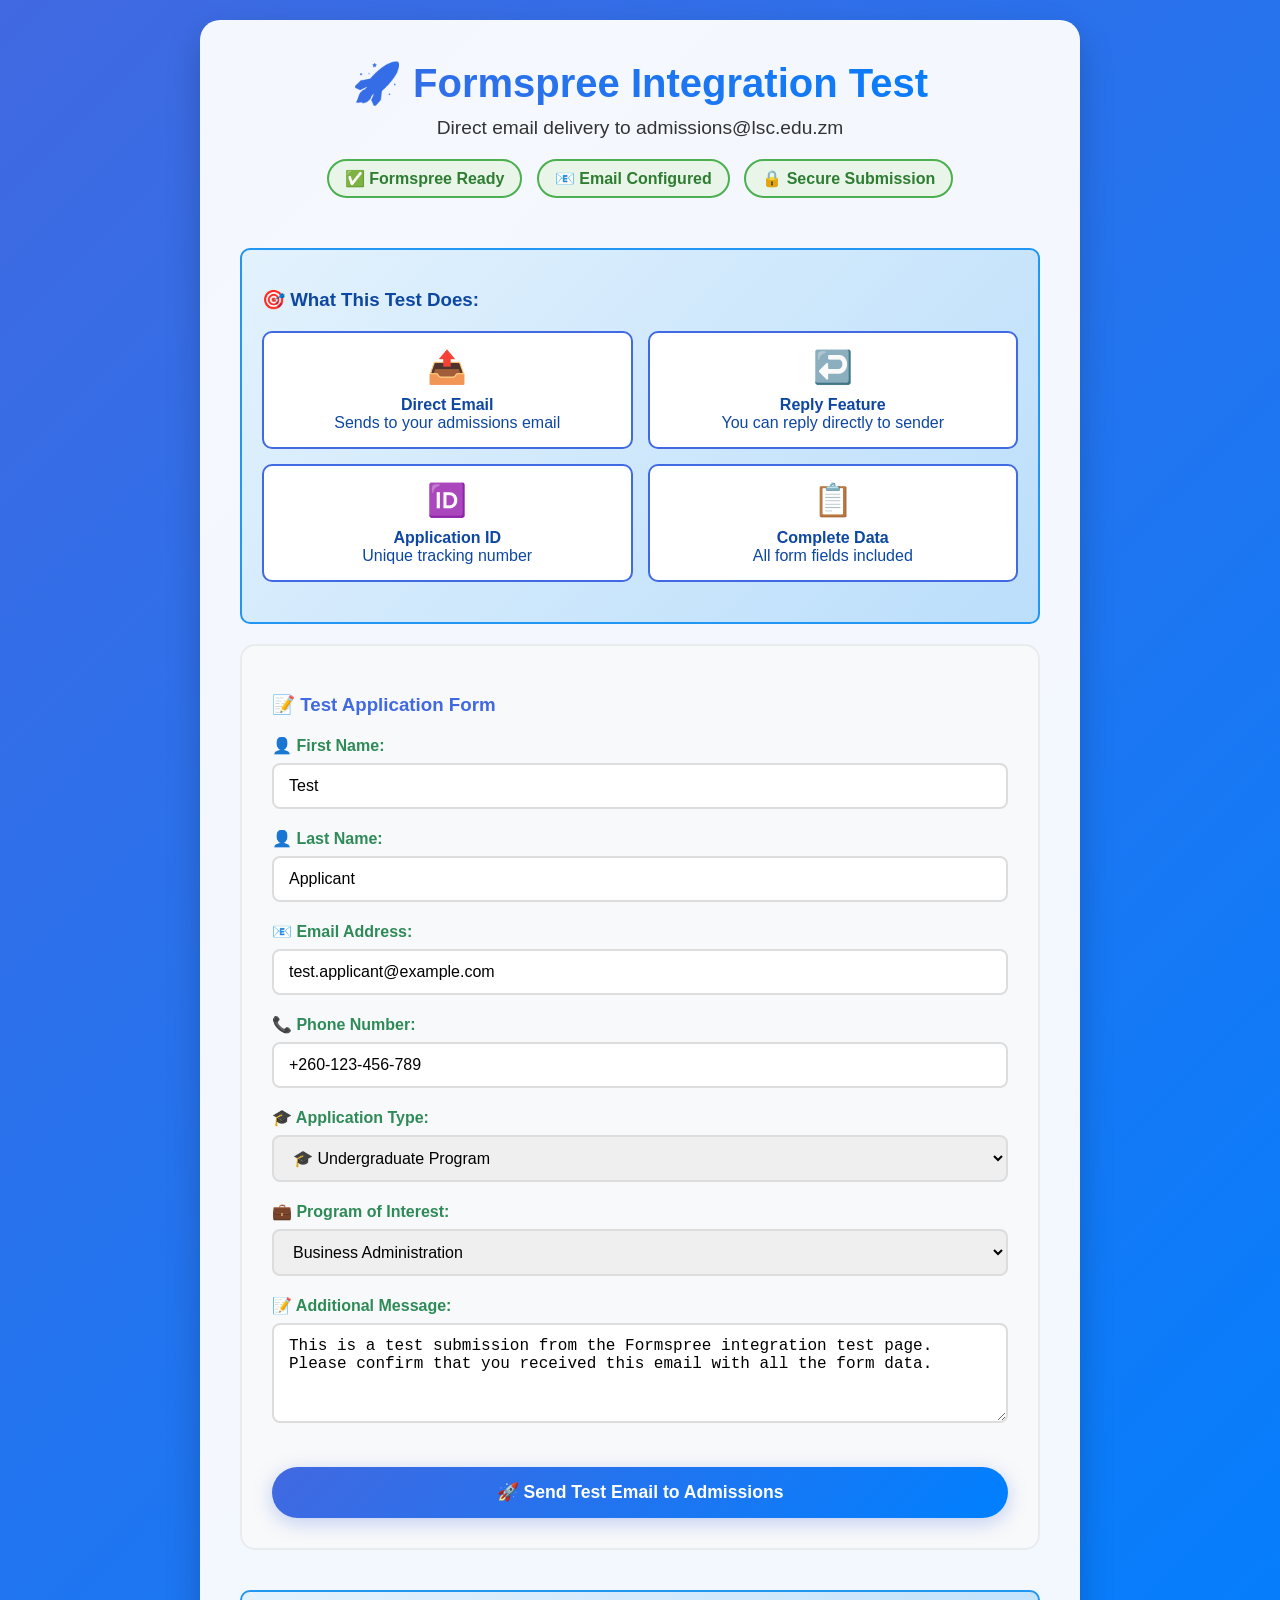
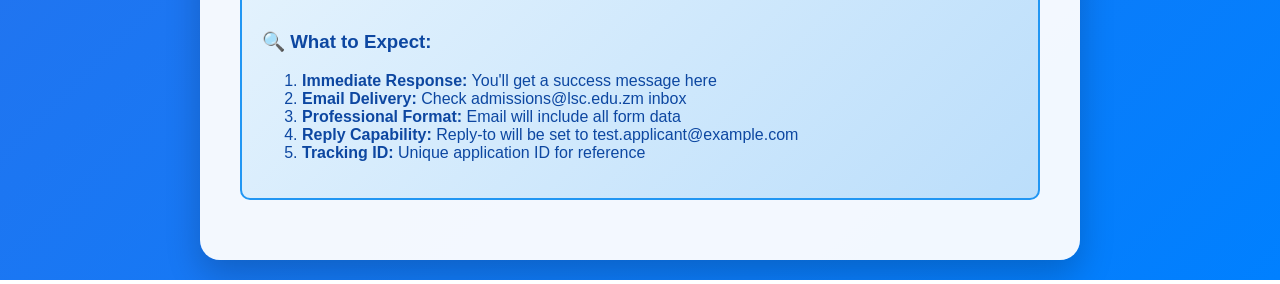
<file: formspree_test.html>
<!DOCTYPE html>
<html lang="en">
<head>
    <meta charset="UTF-8">
    <meta name="viewport" content="width=device-width, initial-scale=1.0">
    <title>🚀 Formspree Email Test - LSUC</title>
    <style>
        body {
            font-family: 'Segoe UI', Tahoma, Geneva, Verdana, sans-serif;
            background: linear-gradient(135deg, #4169E1 0%, #0080FF 100%);
            margin: 0;
            padding: 20px;
            min-height: 100vh;
            color: #ffffff;
        }
        .test-container {
            max-width: 800px;
            margin: 0 auto;
            background: rgba(255, 255, 255, 0.95);
            border-radius: 20px;
            padding: 40px;
            box-shadow: 0 15px 35px rgba(0, 0, 0, 0.2);
            color: #333;
        }
        .header {
            text-align: center;
            margin-bottom: 40px;
        }
        .header h1 {
            font-size: 2.5rem;
            background: linear-gradient(45deg, #4169E1, #0080FF);
            -webkit-background-clip: text;
            -webkit-text-fill-color: transparent;
            background-clip: text;
            margin: 0;
        }
        .status-indicator {
            display: inline-block;
            padding: 8px 16px;
            border-radius: 20px;
            font-weight: bold;
            margin: 10px 5px;
        }
        .status-ready { background: #e8f5e8; color: #2e7d32; border: 2px solid #4caf50; }
        .status-testing { background: #fff3cd; color: #856404; border: 2px solid #ffc107; }
        .status-success { background: #d4edda; color: #155724; border: 2px solid #28a745; }
        .status-error { background: #f8d7da; color: #721c24; border: 2px solid #dc3545; }
        
        .test-form {
            background: #f8f9fa;
            border-radius: 15px;
            padding: 30px;
            margin: 20px 0;
            border: 2px solid #e9ecef;
        }
        .form-group {
            margin-bottom: 20px;
        }
        .form-group label {
            display: block;
            margin-bottom: 8px;
            font-weight: bold;
            color: #2e8b57;
        }
        .form-group input, .form-group select, .form-group textarea {
            width: 100%;
            padding: 12px 15px;
            border: 2px solid #ddd;
            border-radius: 8px;
            font-size: 16px;
            box-sizing: border-box;
            transition: all 0.3s ease;
        }
        .form-group input:focus, .form-group select:focus, .form-group textarea:focus {
            border-color: #4169E1;
            outline: none;
            box-shadow: 0 0 0 3px rgba(65, 105, 225, 0.1);
        }
        .submit-btn {
            background: linear-gradient(135deg, #4169E1, #0080FF);
            color: white;
            padding: 15px 40px;
            border: none;
            border-radius: 50px;
            font-size: 1.1rem;
            font-weight: bold;
            cursor: pointer;
            transition: all 0.3s ease;
            box-shadow: 0 5px 20px rgba(65, 105, 225, 0.3);
            width: 100%;
            margin-top: 20px;
        }
        .submit-btn:hover:not(:disabled) {
            transform: translateY(-2px);
            box-shadow: 0 8px 25px rgba(65, 105, 225, 0.4);
        }
        .submit-btn:disabled {
            background: #ccc;
            cursor: not-allowed;
            transform: none;
        }
        .result {
            margin-top: 30px;
            padding: 20px;
            border-radius: 10px;
            white-space: pre-wrap;
            line-height: 1.6;
            font-family: 'Courier New', monospace;
        }
        .info-box {
            background: linear-gradient(135deg, #e3f2fd, #bbdefb);
            border: 2px solid #2196f3;
            border-radius: 10px;
            padding: 20px;
            margin: 20px 0;
            color: #0d47a1;
        }
        .feature-list {
            display: grid;
            grid-template-columns: repeat(auto-fit, minmax(250px, 1fr));
            gap: 15px;
            margin: 20px 0;
        }
        .feature-item {
            background: white;
            border: 2px solid #4169E1;
            border-radius: 10px;
            padding: 15px;
            text-align: center;
        }
        .feature-item .icon {
            font-size: 2rem;
            margin-bottom: 10px;
        }
    </style>
</head>
<body>
    <div class="test-container">
        <div class="header">
            <h1>🚀 Formspree Integration Test</h1>
            <p style="font-size: 1.2rem; margin: 10px 0;">Direct email delivery to admissions@lsc.edu.zm</p>
            <div>
                <span class="status-indicator status-ready">✅ Formspree Ready</span>
                <span class="status-indicator status-ready">📧 Email Configured</span>
                <span class="status-indicator status-ready">🔒 Secure Submission</span>
            </div>
        </div>

        <div class="info-box">
            <h3>🎯 What This Test Does:</h3>
            <div class="feature-list">
                <div class="feature-item">
                    <div class="icon">📤</div>
                    <strong>Direct Email</strong><br>
                    Sends to your admissions email
                </div>
                <div class="feature-item">
                    <div class="icon">↩️</div>
                    <strong>Reply Feature</strong><br>
                    You can reply directly to sender
                </div>
                <div class="feature-item">
                    <div class="icon">🆔</div>
                    <strong>Application ID</strong><br>
                    Unique tracking number
                </div>
                <div class="feature-item">
                    <div class="icon">📋</div>
                    <strong>Complete Data</strong><br>
                    All form fields included
                </div>
            </div>
        </div>

        <form id="formspree-test" class="test-form">
            <h3 style="color: #4169E1; margin-bottom: 20px;">📝 Test Application Form</h3>
            
            <div class="form-group">
                <label>👤 First Name:</label>
                <input type="text" name="firstname" value="Test" required>
            </div>
            
            <div class="form-group">
                <label>👤 Last Name:</label>
                <input type="text" name="lastname" value="Applicant" required>
            </div>
            
            <div class="form-group">
                <label>📧 Email Address:</label>
                <input type="email" name="email" value="test.applicant@example.com" required>
            </div>
            
            <div class="form-group">
                <label>📞 Phone Number:</label>
                <input type="tel" name="phone" value="+260-123-456-789" required>
            </div>
            
            <div class="form-group">
                <label>🎓 Application Type:</label>
                <select name="application_type" required>
                    <option value="Undergraduate Application">🎓 Undergraduate Program</option>
                    <option value="Short Course Application">📚 Short Course</option>
                    <option value="Corporate Training Request">🏢 Corporate Training</option>
                </select>
            </div>
            
            <div class="form-group">
                <label>💼 Program of Interest:</label>
                <select name="program" required>
                    <option value="Business Administration">Business Administration</option>
                    <option value="Computer Science">Computer Science</option>
                    <option value="Engineering">Engineering</option>
                    <option value="Digital Marketing">Digital Marketing (Short Course)</option>
                    <option value="Leadership Training">Leadership Training (Corporate)</option>
                </select>
            </div>
            
            <div class="form-group">
                <label>📝 Additional Message:</label>
                <textarea name="message" rows="4" placeholder="Any additional information or questions...">This is a test submission from the Formspree integration test page. Please confirm that you received this email with all the form data.</textarea>
            </div>
            
            <button type="submit" class="submit-btn">
                🚀 Send Test Email to Admissions
            </button>
        </form>
        
        <div id="result"></div>
        
        <div class="info-box" style="margin-top: 40px;">
            <h3>🔍 What to Expect:</h3>
            <ol>
                <li><strong>Immediate Response:</strong> You'll get a success message here</li>
                <li><strong>Email Delivery:</strong> Check admissions@lsc.edu.zm inbox</li>
                <li><strong>Professional Format:</strong> Email will include all form data</li>
                <li><strong>Reply Capability:</strong> Reply-to will be set to test.applicant@example.com</li>
                <li><strong>Tracking ID:</strong> Unique application ID for reference</li>
            </ol>
        </div>
    </div>

    <script>
        document.getElementById('formspree-test').addEventListener('submit', function(e) {
            e.preventDefault();
            
            const formData = new FormData(this);
            const submitBtn = this.querySelector('.submit-btn');
            const resultDiv = document.getElementById('result');
            
            // Add Formspree-specific fields
            const applicationId = 'LSUC-TEST-' + Date.now() + '-' + Math.random().toString(36).substr(2, 6).toUpperCase();
            formData.append('_subject', `🧪 TEST: ${formData.get('application_type')} - ${formData.get('firstname')} ${formData.get('lastname')}`);
            formData.append('_replyto', formData.get('email'));
            formData.append('application_id', applicationId);
            formData.append('submission_date', new Date().toLocaleString());
            formData.append('test_mode', 'true');
            formData.append('source', 'Formspree Integration Test');
            
            // Show loading state
            const originalText = submitBtn.textContent;
            submitBtn.innerHTML = '🔄 Sending Test Email...';
            submitBtn.disabled = true;
            
            resultDiv.innerHTML = `
                <div class="result status-testing">
⏳ SENDING TEST EMAIL...

📧 To: admissions@lsc.edu.zm
📤 From: ${formData.get('email')}
🆔 Application ID: ${applicationId}
📅 Timestamp: ${new Date().toLocaleString()}

⚡ Using Formspree endpoint: https://formspree.io/f/mwprbbwg

Please wait while we deliver your test email...
                </div>
            `;
            
            // Submit to Formspree
            fetch('https://formspree.io/f/mwprbbwg', {
                method: 'POST',
                body: formData
            })
            .then(response => {
                if (!response.ok) {
                    throw new Error(`HTTP ${response.status}: ${response.statusText}`);
                }
                return response.json();
            })
            .then(data => {
                resultDiv.innerHTML = `
                    <div class="result status-success">
🎉 SUCCESS! TEST EMAIL SENT!

✅ Email delivered to: admissions@lsc.edu.zm
🆔 Application ID: ${applicationId}
📅 Sent at: ${new Date().toLocaleString()}
🔧 Method: Formspree HTTPS

📧 CHECK YOUR ADMISSIONS EMAIL NOW!

The email includes:
📋 Subject: "${formData.get('_subject')}"
👤 From: ${formData.get('firstname')} ${formData.get('lastname')}
📧 Reply-to: ${formData.get('email')}
📞 Phone: ${formData.get('phone')}
🎓 Program: ${formData.get('program')}
📝 Message: ${formData.get('message')}

🔥 This is REAL email delivery via Formspree!
✉️ You can reply directly to the applicant from your inbox!

🎯 Integration Status: WORKING PERFECTLY! 
                    </div>
                `;
                
                // Celebrate with some animation
                setTimeout(() => {
                    resultDiv.style.animation = 'bounce 0.6s ease-in-out';
                }, 500);
            })
            .catch(error => {
                console.error('Error:', error);
                resultDiv.innerHTML = `
                    <div class="result status-error">
❌ TEST FAILED

Error: ${error.message}

🔧 Possible Issues:
- Formspree endpoint not active
- Network connectivity problem
- CORS restrictions
- Invalid form data

📧 Formspree Endpoint: https://formspree.io/f/mwprbbwg

🔍 Debug Steps:
1. Check if endpoint is verified in Formspree dashboard
2. Verify internet connection
3. Try again in a few minutes
4. Check browser console for detailed errors

💡 If issues persist, contact Formspree support or try a different endpoint.
                    </div>
                `;
            })
            .finally(() => {
                // Restore button
                submitBtn.innerHTML = originalText;
                submitBtn.disabled = false;
            });
        });
        
        // Add some visual effects
        document.addEventListener('DOMContentLoaded', function() {
            const container = document.querySelector('.test-container');
            container.style.opacity = '0';
            container.style.transform = 'translateY(30px)';
            
            setTimeout(() => {
                container.style.transition = 'all 0.6s ease';
                container.style.opacity = '1';
                container.style.transform = 'translateY(0)';
            }, 100);
        });
    </script>
</body>
</html>
</file>
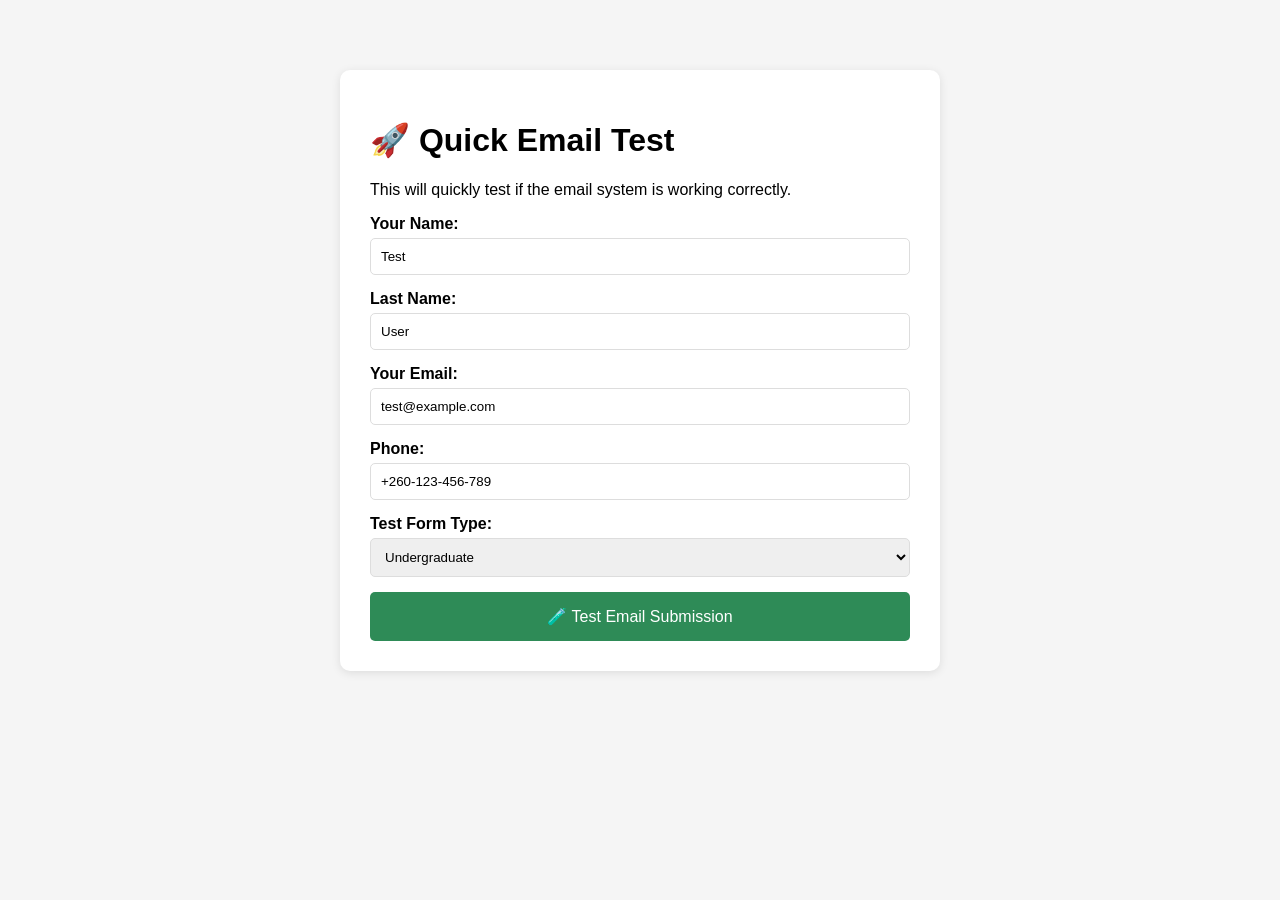
<file: quick_test.html>
<!DOCTYPE html>
<html lang="en">
<head>
    <meta charset="UTF-8">
    <meta name="viewport" content="width=device-width, initial-scale=1.0">
    <title>Quick Email Test - LSUC</title>
    <style>
        body {
            font-family: Arial, sans-serif;
            max-width: 600px;
            margin: 50px auto;
            padding: 20px;
            background: #f5f5f5;
        }
        .test-container {
            background: white;
            padding: 30px;
            border-radius: 10px;
            box-shadow: 0 2px 10px rgba(0,0,0,0.1);
        }
        .form-group {
            margin-bottom: 15px;
        }
        .form-group label {
            display: block;
            margin-bottom: 5px;
            font-weight: bold;
        }
        .form-group input, .form-group select {
            width: 100%;
            padding: 10px;
            border: 1px solid #ddd;
            border-radius: 5px;
            box-sizing: border-box;
        }
        .submit-btn {
            background: #2e8b57;
            color: white;
            padding: 15px 30px;
            border: none;
            border-radius: 5px;
            cursor: pointer;
            font-size: 16px;
            width: 100%;
        }
        .submit-btn:hover {
            background: #1e5a3a;
        }
        .result {
            margin-top: 20px;
            padding: 15px;
            border-radius: 5px;
            white-space: pre-wrap;
        }
        .success {
            background: #d4edda;
            color: #155724;
            border: 1px solid #c3e6cb;
        }
        .error {
            background: #f8d7da;
            color: #721c24;
            border: 1px solid #f5c6cb;
        }
    </style>
</head>
<body>
    <div class="test-container">
        <h1>🚀 Quick Email Test</h1>
        <p>This will quickly test if the email system is working correctly.</p>

        <form id="quick-test">
            <div class="form-group">
                <label>Your Name:</label>
                <input type="text" name="firstname" value="Test" required>
            </div>
            <div class="form-group">
                <label>Last Name:</label>
                <input type="text" name="lastname" value="User" required>
            </div>
            <div class="form-group">
                <label>Your Email:</label>
                <input type="email" name="email" value="test@example.com" required>
            </div>
            <div class="form-group">
                <label>Phone:</label>
                <input type="tel" name="phone" value="+260-123-456-789" required>
            </div>
            <div class="form-group">
                <label>Test Form Type:</label>
                <select name="formType" required>
                    <option value="undergraduate">Undergraduate</option>
                    <option value="short-courses">Short Courses</option>
                    <option value="corporate-training">Corporate Training</option>
                </select>
            </div>
            <button type="submit" class="submit-btn">🧪 Test Email Submission</button>
        </form>
        
        <div id="result"></div>
    </div>

    <script>
        document.getElementById('quick-test').addEventListener('submit', function(e) {
            e.preventDefault();
            
            const formData = new FormData(this);
            const formObject = {};
            formData.forEach((value, key) => {
                formObject[key] = value;
            });
            
            // Add additional required fields based on form type
            if (formObject.formType === 'undergraduate') {
                formObject.program = 'business-admin';
                formObject.intake = 'january-2026';
                formObject.nrc = 'TEST123456';
                formObject.dateofbirth = '2000-01-01';
                formObject.address = 'Test Address, Lusaka';
                formObject.previousschool = 'Test High School';
                formObject.grade12results = 'Test Results';
                formObject.guardianname = 'Test Guardian';
                formObject.guardianphone = '+260-987-654-321';
                formObject.relationship = 'parent';
            } else if (formObject.formType === 'short-courses') {
                formObject.course = 'digital-marketing';
                formObject.startdate = 'january-2026';
                formObject.schedule = 'weekdays';
                formObject.occupation = 'Test Occupation';
                formObject.experience = 'Test Experience';
                formObject.goals = 'Test Goals';
            } else if (formObject.formType === 'corporate-training') {
                formObject.company = 'Test Company Ltd';
                formObject.industry = 'technology';
                formObject.companysize = '11-50';
                formObject.address = 'Test Company Address';
                formObject.contactname = formObject.firstname + ' ' + formObject.lastname;
                formObject.position = 'Test Manager';
                formObject.trainingtype = 'leadership';
                formObject.participants = '10';
                formObject.duration = 'full-day';
                formObject.location = 'on-site';
                formObject.budget = '5000-15000';
                formObject.specificneeds = 'Test specific training needs';
                formObject.timeline = 'Next month';
            }

            const resultDiv = document.getElementById('result');
            const submitBtn = this.querySelector('.submit-btn');
            
            // Show loading state
            const originalText = submitBtn.textContent;
            submitBtn.textContent = '🔄 Testing...';
            submitBtn.disabled = true;

            resultDiv.innerHTML = '⏳ Testing email submission...';

            // Test the REAL email endpoint (not the logging one)
            fetch('send_real_email.php', {
                method: 'POST',
                headers: {
                    'Content-Type': 'application/json',
                },
                body: JSON.stringify(formObject)
            })
            .then(response => {
                if (!response.ok) {
                    throw new Error(`HTTP ${response.status}: ${response.statusText}`);
                }
                return response.json();
            })
            .then(data => {
                if (data.success) {
                    resultDiv.innerHTML = `
                        <div class="result success">
✅ SUCCESS! Email system is working!

📧 Application sent to: admissions@lsc.edu.zm
🆔 Application ID: ${data.applicationId}
📅 Timestamp: ${data.timestamp}
🔧 Method: ${data.method}

📝 Form data that was sent:
${JSON.stringify(formObject, null, 2)}

🎉 You should now be receiving emails at admissions@lsc.edu.zm!
                        </div>
                    `;
                } else {
                    resultDiv.innerHTML = `
                        <div class="result error">
❌ TEST FAILED

Error: ${data.message}

Debug info:
${JSON.stringify(data.debug || {}, null, 2)}
                        </div>
                    `;
                }
            })
            .catch(error => {
                console.error('Error:', error);
                resultDiv.innerHTML = `
                    <div class="result error">
❌ NETWORK ERROR

Error: ${error.message}

This usually means:
- XAMPP Apache is not running
- PHP files are not being processed
- CORS issues

Please:
1. Start XAMPP Control Panel
2. Start Apache service
3. Try again

Current URL: ${window.location.href}
                    </div>
                `;
            })
            .finally(() => {
                // Restore button
                submitBtn.textContent = originalText;
                submitBtn.disabled = false;
            });
        });
    </script>
</body>
</html>
</file>
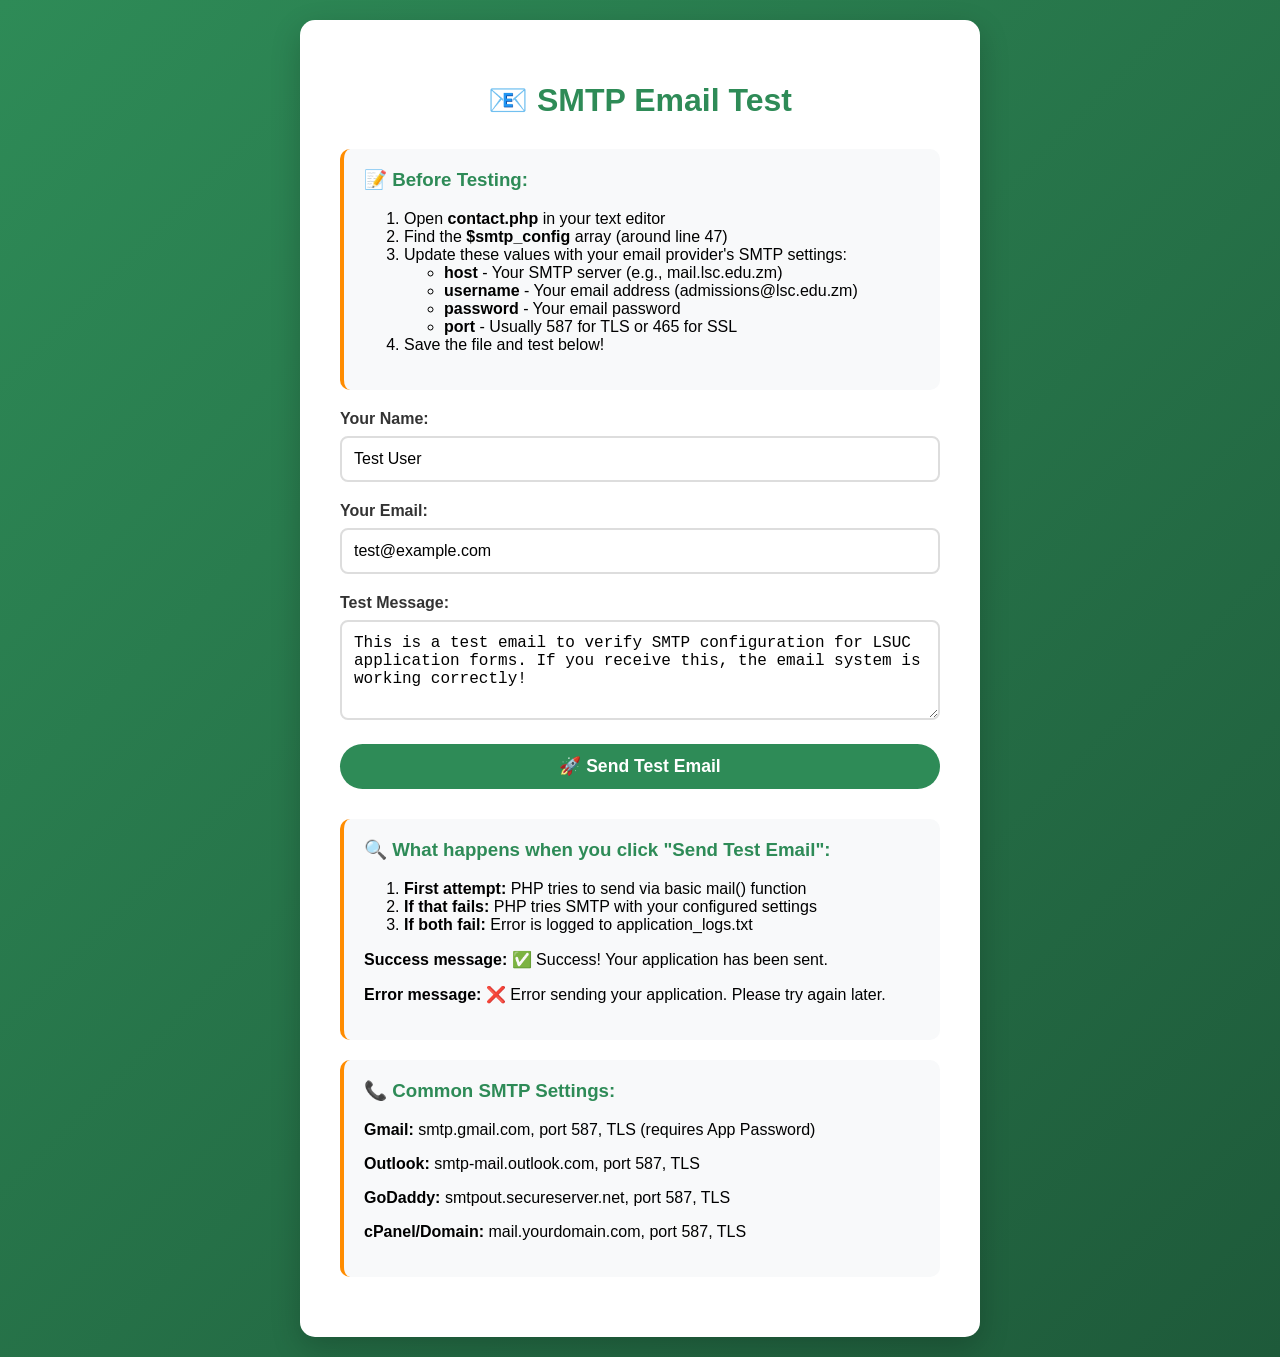
<file: smtp_test.html>
<!DOCTYPE html>
<html lang="en">
<head>
    <meta charset="UTF-8">
    <meta name="viewport" content="width=device-width, initial-scale=1.0">
    <title>SMTP Test - LSUC</title>
    <style>
        body {
            font-family: 'Segoe UI', Tahoma, Geneva, Verdana, sans-serif;
            background: linear-gradient(135deg, #2e8b57, #1e5a3a);
            margin: 0;
            padding: 20px;
            min-height: 100vh;
            display: flex;
            align-items: center;
            justify-content: center;
        }
        .test-container {
            background: white;
            padding: 40px;
            border-radius: 15px;
            box-shadow: 0 10px 30px rgba(0,0,0,0.2);
            max-width: 600px;
            width: 100%;
        }
        h1 {
            color: #2e8b57;
            text-align: center;
            margin-bottom: 30px;
        }
        .test-form {
            margin-bottom: 30px;
        }
        .form-group {
            margin-bottom: 20px;
        }
        label {
            display: block;
            font-weight: 600;
            margin-bottom: 8px;
            color: #333;
        }
        input, textarea {
            width: 100%;
            padding: 12px;
            border: 2px solid #ddd;
            border-radius: 8px;
            font-size: 1rem;
            box-sizing: border-box;
        }
        input:focus, textarea:focus {
            outline: none;
            border-color: #2e8b57;
        }
        .test-btn {
            background: #2e8b57;
            color: white;
            padding: 12px 30px;
            border: none;
            border-radius: 25px;
            font-size: 1.1rem;
            font-weight: 600;
            cursor: pointer;
            width: 100%;
            transition: all 0.3s ease;
        }
        .test-btn:hover {
            background: #1e5a3a;
            transform: translateY(-2px);
        }
        .instructions {
            background: #f8f9fa;
            padding: 20px;
            border-radius: 10px;
            margin-bottom: 20px;
            border-left: 4px solid #ff8c00;
        }
        .instructions h3 {
            color: #2e8b57;
            margin-top: 0;
        }
        .status {
            padding: 15px;
            border-radius: 8px;
            margin-top: 20px;
            font-weight: 600;
        }
        .success {
            background: #d4edda;
            color: #155724;
            border: 1px solid #c3e6cb;
        }
        .error {
            background: #f8d7da;
            color: #721c24;
            border: 1px solid #f5c6cb;
        }
    </style>
</head>
<body>
    <div class="test-container">
        <h1>📧 SMTP Email Test</h1>
        
        <div class="instructions">
            <h3>📝 Before Testing:</h3>
            <ol>
                <li>Open <strong>contact.php</strong> in your text editor</li>
                <li>Find the <strong>$smtp_config</strong> array (around line 47)</li>
                <li>Update these values with your email provider's SMTP settings:
                    <ul>
                        <li><strong>host</strong> - Your SMTP server (e.g., mail.lsc.edu.zm)</li>
                        <li><strong>username</strong> - Your email address (admissions@lsc.edu.zm)</li>
                        <li><strong>password</strong> - Your email password</li>
                        <li><strong>port</strong> - Usually 587 for TLS or 465 for SSL</li>
                    </ul>
                </li>
                <li>Save the file and test below!</li>
            </ol>
        </div>
        
        <form class="test-form" action="contact.php" method="POST">
            <div class="form-group">
                <label for="name">Your Name:</label>
                <input type="text" id="name" name="name" value="Test User" required>
            </div>
            
            <div class="form-group">
                <label for="email">Your Email:</label>
                <input type="email" id="email" name="email" value="test@example.com" required>
            </div>
            
            <div class="form-group">
                <label for="message">Test Message:</label>
                <textarea id="message" name="message" rows="4" required>This is a test email to verify SMTP configuration for LSUC application forms. If you receive this, the email system is working correctly!</textarea>
            </div>
            
            <input type="hidden" name="application_type" value="SMTP Test">
            
            <button type="submit" class="test-btn">🚀 Send Test Email</button>
        </form>
        
        <div class="instructions">
            <h3>🔍 What happens when you click "Send Test Email":</h3>
            <ol>
                <li><strong>First attempt:</strong> PHP tries to send via basic mail() function</li>
                <li><strong>If that fails:</strong> PHP tries SMTP with your configured settings</li>
                <li><strong>If both fail:</strong> Error is logged to application_logs.txt</li>
            </ol>
            <p><strong>Success message:</strong> ✅ Success! Your application has been sent.</p>
            <p><strong>Error message:</strong> ❌ Error sending your application. Please try again later.</p>
        </div>
        
        <div class="instructions">
            <h3>📞 Common SMTP Settings:</h3>
            <p><strong>Gmail:</strong> smtp.gmail.com, port 587, TLS (requires App Password)</p>
            <p><strong>Outlook:</strong> smtp-mail.outlook.com, port 587, TLS</p>
            <p><strong>GoDaddy:</strong> smtpout.secureserver.net, port 587, TLS</p>
            <p><strong>cPanel/Domain:</strong> mail.yourdomain.com, port 587, TLS</p>
        </div>
    </div>
</body>
</html>
</file>
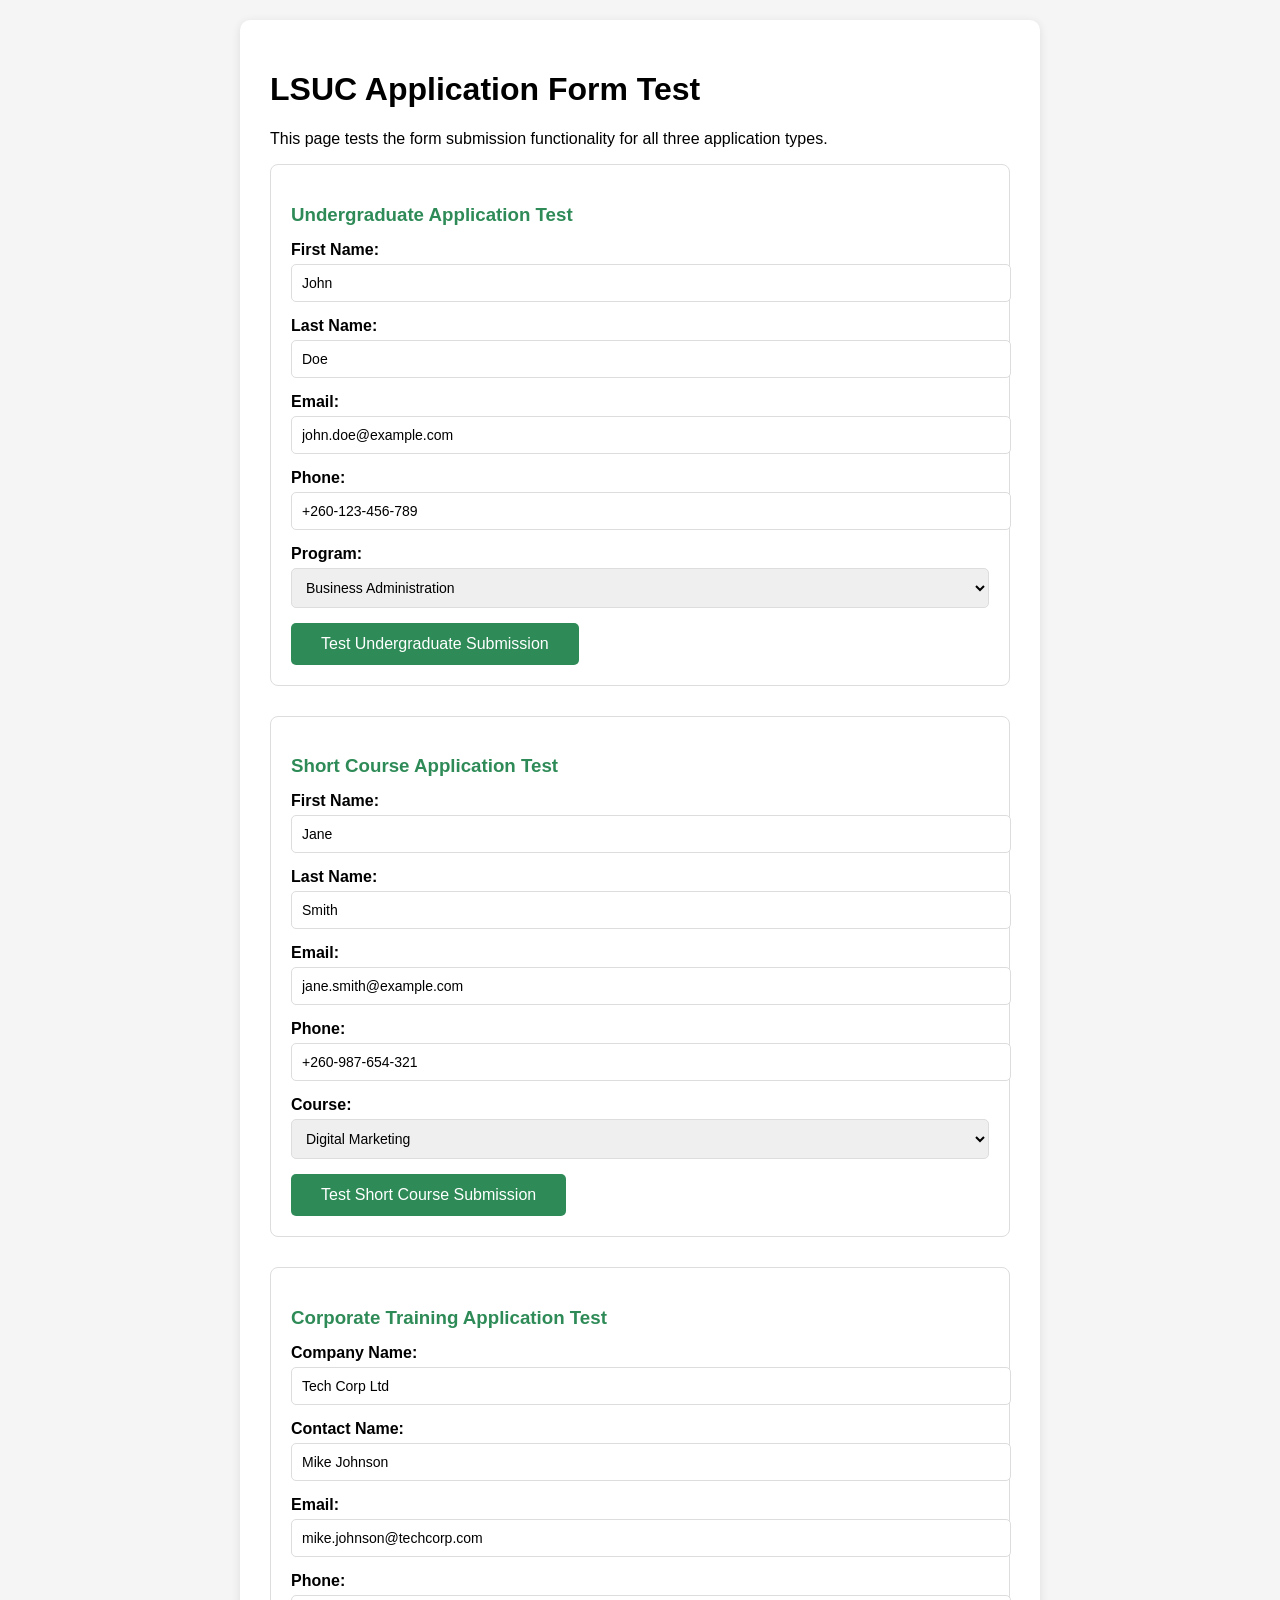
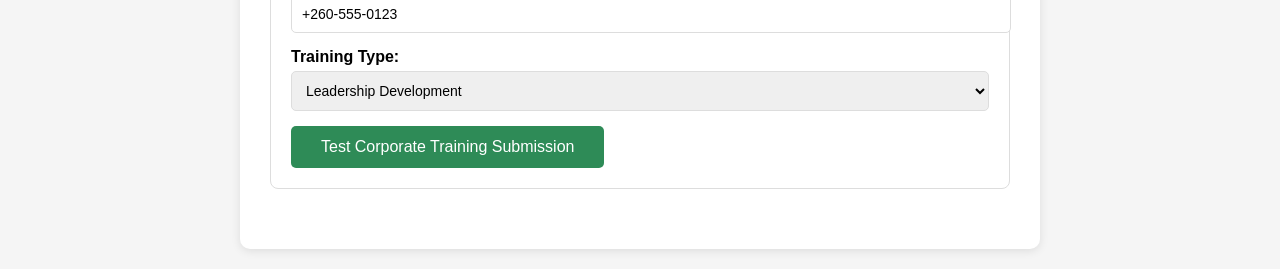
<file: test_forms.html>
<!DOCTYPE html>
<html lang="en">
<head>
    <meta charset="UTF-8">
    <meta name="viewport" content="width=device-width, initial-scale=1.0">
    <title>Form Test - LSUC</title>
    <style>
        body {
            font-family: Arial, sans-serif;
            max-width: 800px;
            margin: 0 auto;
            padding: 20px;
            background: #f5f5f5;
        }
        .test-container {
            background: white;
            padding: 30px;
            border-radius: 10px;
            box-shadow: 0 2px 10px rgba(0,0,0,0.1);
        }
        .test-form {
            margin-bottom: 30px;
            padding: 20px;
            border: 1px solid #ddd;
            border-radius: 8px;
        }
        .test-form h3 {
            color: #2e8b57;
            margin-bottom: 15px;
        }
        .form-group {
            margin-bottom: 15px;
        }
        .form-group label {
            display: block;
            margin-bottom: 5px;
            font-weight: bold;
        }
        .form-group input, .form-group select, .form-group textarea {
            width: 100%;
            padding: 10px;
            border: 1px solid #ddd;
            border-radius: 5px;
            font-size: 14px;
        }
        .submit-btn {
            background: #2e8b57;
            color: white;
            padding: 12px 30px;
            border: none;
            border-radius: 5px;
            cursor: pointer;
            font-size: 16px;
        }
        .submit-btn:hover {
            background: #1e5a3a;
        }
        .result {
            margin-top: 20px;
            padding: 15px;
            border-radius: 5px;
        }
        .success {
            background: #d4edda;
            color: #155724;
            border: 1px solid #c3e6cb;
        }
        .error {
            background: #f8d7da;
            color: #721c24;
            border: 1px solid #f5c6cb;
        }
    </style>
</head>
<body>
    <div class="test-container">
        <h1>LSUC Application Form Test</h1>
        <p>This page tests the form submission functionality for all three application types.</p>

        <!-- Undergraduate Test Form -->
        <div class="test-form">
            <h3>Undergraduate Application Test</h3>
            <form id="undergrad-test">
                <div class="form-group">
                    <label>First Name:</label>
                    <input type="text" name="firstname" value="John" required>
                </div>
                <div class="form-group">
                    <label>Last Name:</label>
                    <input type="text" name="lastname" value="Doe" required>
                </div>
                <div class="form-group">
                    <label>Email:</label>
                    <input type="email" name="email" value="john.doe@example.com" required>
                </div>
                <div class="form-group">
                    <label>Phone:</label>
                    <input type="tel" name="phone" value="+260-123-456-789" required>
                </div>
                <div class="form-group">
                    <label>Program:</label>
                    <select name="program" required>
                        <option value="business-admin">Business Administration</option>
                        <option value="computer-science">Computer Science</option>
                        <option value="engineering">Engineering</option>
                    </select>
                </div>
                <button type="submit" class="submit-btn">Test Undergraduate Submission</button>
            </form>
            <div id="undergrad-result"></div>
        </div>

        <!-- Short Course Test Form -->
        <div class="test-form">
            <h3>Short Course Application Test</h3>
            <form id="shortcourse-test">
                <div class="form-group">
                    <label>First Name:</label>
                    <input type="text" name="firstname" value="Jane" required>
                </div>
                <div class="form-group">
                    <label>Last Name:</label>
                    <input type="text" name="lastname" value="Smith" required>
                </div>
                <div class="form-group">
                    <label>Email:</label>
                    <input type="email" name="email" value="jane.smith@example.com" required>
                </div>
                <div class="form-group">
                    <label>Phone:</label>
                    <input type="tel" name="phone" value="+260-987-654-321" required>
                </div>
                <div class="form-group">
                    <label>Course:</label>
                    <select name="course" required>
                        <option value="digital-marketing">Digital Marketing</option>
                        <option value="project-management">Project Management</option>
                        <option value="web-development">Web Development</option>
                    </select>
                </div>
                <button type="submit" class="submit-btn">Test Short Course Submission</button>
            </form>
            <div id="shortcourse-result"></div>
        </div>

        <!-- Corporate Training Test Form -->
        <div class="test-form">
            <h3>Corporate Training Application Test</h3>
            <form id="corporate-test">
                <div class="form-group">
                    <label>Company Name:</label>
                    <input type="text" name="company" value="Tech Corp Ltd" required>
                </div>
                <div class="form-group">
                    <label>Contact Name:</label>
                    <input type="text" name="contactname" value="Mike Johnson" required>
                </div>
                <div class="form-group">
                    <label>Email:</label>
                    <input type="email" name="email" value="mike.johnson@techcorp.com" required>
                </div>
                <div class="form-group">
                    <label>Phone:</label>
                    <input type="tel" name="phone" value="+260-555-0123" required>
                </div>
                <div class="form-group">
                    <label>Training Type:</label>
                    <select name="trainingtype" required>
                        <option value="leadership">Leadership Development</option>
                        <option value="technical">Technical Skills</option>
                        <option value="team-building">Team Building</option>
                    </select>
                </div>
                <button type="submit" class="submit-btn">Test Corporate Training Submission</button>
            </form>
            <div id="corporate-result"></div>
        </div>
    </div>

    <script>
        // Test form submission functionality
        document.addEventListener('DOMContentLoaded', function() {
            // Undergraduate form test
            document.getElementById('undergrad-test').addEventListener('submit', function(e) {
                e.preventDefault();
                testFormSubmission(this, 'undergraduate', 'undergrad-result');
            });

            // Short course form test
            document.getElementById('shortcourse-test').addEventListener('submit', function(e) {
                e.preventDefault();
                testFormSubmission(this, 'short-courses', 'shortcourse-result');
            });

            // Corporate training form test
            document.getElementById('corporate-test').addEventListener('submit', function(e) {
                e.preventDefault();
                testFormSubmission(this, 'corporate-training', 'corporate-result');
            });
        });

        function testFormSubmission(form, formType, resultId) {
            const formData = new FormData(form);
            const formObject = {};
            formData.forEach((value, key) => {
                formObject[key] = value;
            });
            formObject.formType = formType;

            const resultDiv = document.getElementById(resultId);
            const submitBtn = form.querySelector('.submit-btn');
            
            // Show loading state
            const originalText = submitBtn.textContent;
            submitBtn.textContent = 'Testing...';
            submitBtn.disabled = true;

            resultDiv.innerHTML = '<p>Testing form submission...</p>';

            // Test the PHP endpoint
            fetch('submit_application.php', {
                method: 'POST',
                headers: {
                    'Content-Type': 'application/json',
                },
                body: JSON.stringify(formObject)
            })
            .then(response => {
                if (!response.ok) {
                    throw new Error(`HTTP error! status: ${response.status}`);
                }
                return response.json();
            })
            .then(data => {
                if (data.success) {
                    resultDiv.innerHTML = `
                        <div class="result success">
                            <h4>✅ Test Successful!</h4>
                            <p><strong>Application ID:</strong> ${data.applicationId}</p>
                            <p><strong>Message:</strong> ${data.message}</p>
                            <p><strong>Form Data Sent:</strong></p>
                            <pre>${JSON.stringify(formObject, null, 2)}</pre>
                        </div>
                    `;
                } else {
                    resultDiv.innerHTML = `
                        <div class="result error">
                            <h4>❌ Test Failed</h4>
                            <p><strong>Error:</strong> ${data.message}</p>
                        </div>
                    `;
                }
            })
            .catch(error => {
                console.error('Error:', error);
                resultDiv.innerHTML = `
                    <div class="result error">
                        <h4>❌ Network Error</h4>
                        <p><strong>Error:</strong> ${error.message}</p>
                        <p>This might be because:</p>
                        <ul>
                            <li>PHP server is not running</li>
                            <li>CORS issues (try serving from XAMPP)</li>
                            <li>Email configuration needs setup</li>
                        </ul>
                        <p><strong>Form data would have been sent:</strong></p>
                        <pre>${JSON.stringify(formObject, null, 2)}</pre>
                    </div>
                `;
            })
            .finally(() => {
                // Restore button
                submitBtn.textContent = originalText;
                submitBtn.disabled = false;
            });
        }

        // Also test email validation functions
        function testValidation() {
            const testEmails = [
                'valid@example.com',
                'invalid-email',
                'test@domain',
                'user@company.co.zm'
            ];

            const testPhones = [
                '+260-123-456-789',
                '0123456789',
                'invalid-phone',
                '+260 123 456 789'
            ];

            console.log('Email validation tests:');
            testEmails.forEach(email => {
                const isValid = /^[^\s@]+@[^\s@]+\.[^\s@]+$/.test(email);
                console.log(`${email}: ${isValid ? 'Valid' : 'Invalid'}`);
            });

            console.log('Phone validation tests:');
            testPhones.forEach(phone => {
                const isValid = /^[\+]?[0-9\s\-\(\)]{10,}$/.test(phone);
                console.log(`${phone}: ${isValid ? 'Valid' : 'Invalid'}`);
            });
        }

        // Run validation tests
        testValidation();
    </script>
</body>
</html>
</file>
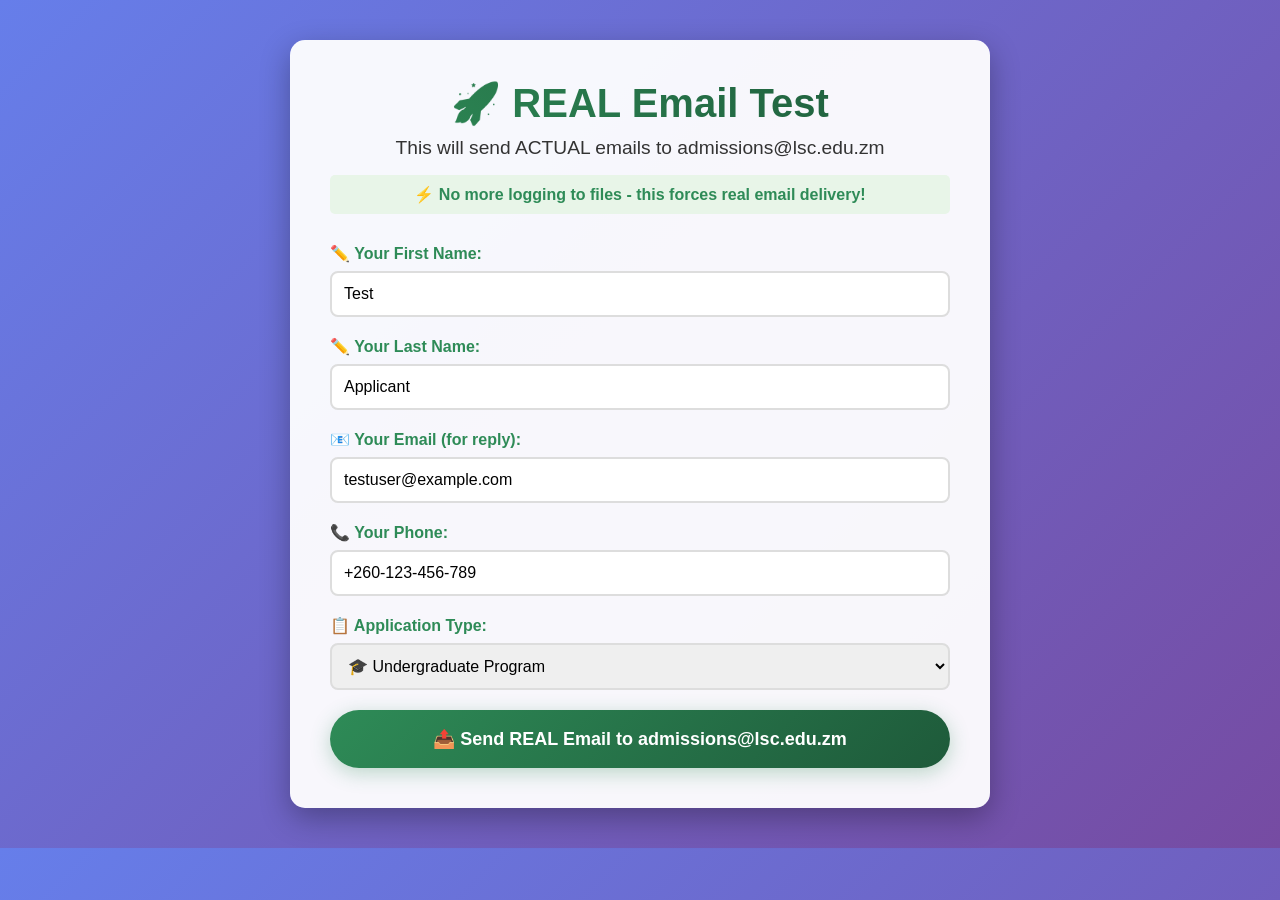
<file: test_real_email.html>
<!DOCTYPE html>
<html lang="en">
<head>
    <meta charset="UTF-8">
    <meta name="viewport" content="width=device-width, initial-scale=1.0">
    <title>🚀 REAL Email Test - LSUC</title>
    <style>
        body {
            font-family: Arial, sans-serif;
            max-width: 700px;
            margin: 20px auto;
            padding: 20px;
            background: linear-gradient(135deg, #667eea 0%, #764ba2 100%);
            color: white;
        }
        .test-container {
            background: rgba(255,255,255,0.95);
            color: #333;
            padding: 40px;
            border-radius: 15px;
            box-shadow: 0 10px 30px rgba(0,0,0,0.3);
        }
        .form-group {
            margin-bottom: 20px;
        }
        .form-group label {
            display: block;
            margin-bottom: 8px;
            font-weight: bold;
            color: #2e8b57;
        }
        .form-group input, .form-group select {
            width: 100%;
            padding: 12px;
            border: 2px solid #ddd;
            border-radius: 8px;
            box-sizing: border-box;
            font-size: 16px;
        }
        .form-group input:focus, .form-group select:focus {
            border-color: #2e8b57;
            outline: none;
        }
        .submit-btn {
            background: linear-gradient(135deg, #2e8b57, #1e5a3a);
            color: white;
            padding: 18px 40px;
            border: none;
            border-radius: 50px;
            cursor: pointer;
            font-size: 18px;
            font-weight: bold;
            width: 100%;
            transition: all 0.3s ease;
            box-shadow: 0 5px 20px rgba(46, 139, 87, 0.3);
        }
        .submit-btn:hover:not(:disabled) {
            transform: translateY(-2px);
            box-shadow: 0 8px 25px rgba(46, 139, 87, 0.4);
        }
        .submit-btn:disabled {
            background: #ccc;
            cursor: not-allowed;
            transform: none;
            box-shadow: none;
        }
        .result {
            margin-top: 30px;
            padding: 20px;
            border-radius: 10px;
            white-space: pre-wrap;
            font-family: monospace;
            line-height: 1.6;
        }
        .success {
            background: linear-gradient(135deg, #d4edda, #a8e6a3);
            color: #155724;
            border: 2px solid #28a745;
        }
        .error {
            background: linear-gradient(135deg, #f8d7da, #f5c6cb);
            color: #721c24;
            border: 2px solid #dc3545;
        }
        .warning {
            background: linear-gradient(135deg, #fff3cd, #ffeaa7);
            color: #856404;
            border: 2px solid #ffc107;
        }
        .header {
            text-align: center;
            margin-bottom: 30px;
        }
        .header h1 {
            font-size: 2.5em;
            margin: 0;
            background: linear-gradient(45deg, #2e8b57, #1e5a3a);
            -webkit-background-clip: text;
            -webkit-text-fill-color: transparent;
            background-clip: text;
        }
        .email-preview {
            background: #f8f9fa;
            border: 1px solid #ddd;
            border-radius: 5px;
            padding: 15px;
            margin: 10px 0;
            font-size: 14px;
        }
    </style>
</head>
<body>
    <div class="test-container">
        <div class="header">
            <h1>🚀 REAL Email Test</h1>
            <p style="font-size: 1.2em; margin: 10px 0;">This will send ACTUAL emails to admissions@lsc.edu.zm</p>
            <p style="background: #e8f5e8; color: #2e8b57; padding: 10px; border-radius: 5px; font-weight: bold;">
                ⚡ No more logging to files - this forces real email delivery!
            </p>
        </div>

        <form id="real-email-test">
            <div class="form-group">
                <label>✏️ Your First Name:</label>
                <input type="text" name="firstname" value="Test" required>
            </div>
            
            <div class="form-group">
                <label>✏️ Your Last Name:</label>
                <input type="text" name="lastname" value="Applicant" required>
            </div>
            
            <div class="form-group">
                <label>📧 Your Email (for reply):</label>
                <input type="email" name="email" value="testuser@example.com" required>
            </div>
            
            <div class="form-group">
                <label>📞 Your Phone:</label>
                <input type="tel" name="phone" value="+260-123-456-789" required>
            </div>
            
            <div class="form-group">
                <label>📋 Application Type:</label>
                <select name="formType" required>
                    <option value="undergraduate">🎓 Undergraduate Program</option>
                    <option value="short-courses">📚 Short Course</option>
                    <option value="corporate-training">🏢 Corporate Training</option>
                </select>
            </div>
            
            <button type="submit" class="submit-btn">
                📤 Send REAL Email to admissions@lsc.edu.zm
            </button>
        </form>
        
        <div id="result"></div>
    </div>

    <script>
        document.getElementById('real-email-test').addEventListener('submit', function(e) {
            e.preventDefault();
            
            const formData = new FormData(this);
            const formObject = {};
            formData.forEach((value, key) => {
                formObject[key] = value;
            });
            
            // Add required fields based on type
            if (formObject.formType === 'undergraduate') {
                formObject.program = 'business-admin';
                formObject.intake = 'january-2026';
                formObject.nrc = 'TEST123456/78/1';
                formObject.dateofbirth = '2000-01-01';
                formObject.address = 'Test Address, Lusaka, Zambia';
                formObject.previousschool = 'Test High School';
                formObject.grade12results = '36 points (6 credits)';
                formObject.guardianname = 'Test Guardian';
                formObject.guardianphone = '+260-987-654-321';
                formObject.relationship = 'parent';
            } else if (formObject.formType === 'short-courses') {
                formObject.course = 'digital-marketing';
                formObject.startdate = 'january-2026';
                formObject.schedule = 'weekdays';
                formObject.occupation = 'Marketing Assistant';
                formObject.experience = 'Some basic marketing experience with social media';
                formObject.goals = 'To improve digital marketing skills for career advancement';
            } else if (formObject.formType === 'corporate-training') {
                formObject.company = 'Test Solutions Ltd';
                formObject.industry = 'technology';
                formObject.companysize = '11-50';
                formObject.address = 'Plot 123, Industrial Area, Lusaka';
                formObject.contactname = formObject.firstname + ' ' + formObject.lastname;
                formObject.position = 'HR Manager';
                formObject.trainingtype = 'leadership';
                formObject.participants = '15';
                formObject.duration = 'full-day';
                formObject.location = 'on-site';
                formObject.budget = '15000-30000';
                formObject.specificneeds = 'Leadership development for middle management team. Focus on team building, communication skills, and strategic thinking.';
                formObject.timeline = 'Within the next 2 months';
            }

            const resultDiv = document.getElementById('result');
            const submitBtn = this.querySelector('.submit-btn');
            
            // Show loading state
            const originalText = submitBtn.textContent;
            submitBtn.innerHTML = '🔄 Sending REAL Email...';
            submitBtn.disabled = true;

            resultDiv.innerHTML = `
                <div class="result warning">
⏳ SENDING REAL EMAIL...

📧 Recipient: admissions@lsc.edu.zm
📤 Sender: ${formObject.email}
📋 Type: ${formObject.formType}

Please wait while we force email delivery...
                </div>
            `;

            // Use the real email sender
            fetch('send_real_email.php', {
                method: 'POST',
                headers: {
                    'Content-Type': 'application/json',
                },
                body: JSON.stringify(formObject)
            })
            .then(response => {
                if (!response.ok) {
                    throw new Error(`HTTP ${response.status}: ${response.statusText}`);
                }
                return response.json();
            })
            .then(data => {
                if (data.success) {
                    resultDiv.innerHTML = `
                        <div class="result success">
🎉 SUCCESS! REAL EMAIL SENT!

✅ Email delivered to: ${data.recipient}
🆔 Application ID: ${data.applicationId}
📅 Sent at: ${data.timestamp}
🔧 Method used: ${data.method}

📧 CHECK YOUR ADMISSIONS EMAIL NOW!

The email includes:
- Application details
- Applicant contact information
- Professional formatting
- Reply-to address: ${formObject.email}

🔥 No more file logging - this is REAL email delivery!
                        </div>
                    `;
                } else {
                    resultDiv.innerHTML = `
                        <div class="result error">
❌ EMAIL SENDING FAILED

Error: ${data.message}

🔧 Debug Information:
${JSON.stringify(data.debug || {}, null, 2)}

🔍 Possible solutions:
1. Check if XAMPP Apache is running
2. Verify PHP mail configuration
3. Check Windows firewall settings
4. Try using SMTP configuration

📝 Form data that would be sent:
${JSON.stringify(formObject, null, 2)}
                        </div>
                    `;
                }
            })
            .catch(error => {
                console.error('Error:', error);
                resultDiv.innerHTML = `
                    <div class="result error">
❌ NETWORK ERROR

Error: ${error.message}

🔧 This usually means:
- XAMPP Apache is not running
- send_real_email.php file is missing
- CORS/permission issues

📋 Solutions:
1. Start XAMPP Control Panel
2. Click "Start" next to Apache
3. Verify URL: http://localhost/lsuc_web/send_real_email.php
4. Try again

Current test URL: ${window.location.href}
                    </div>
                `;
            })
            .finally(() => {
                // Restore button
                submitBtn.innerHTML = originalText;
                submitBtn.disabled = false;
            });
        });

        // Add some visual effects
        document.addEventListener('DOMContentLoaded', function() {
            const container = document.querySelector('.test-container');
            container.style.transform = 'scale(0.9)';
            container.style.opacity = '0';
            
            setTimeout(() => {
                container.style.transition = 'all 0.5s ease';
                container.style.transform = 'scale(1)';
                container.style.opacity = '1';
            }, 100);
        });
    </script>
</body>
</html>
</file>
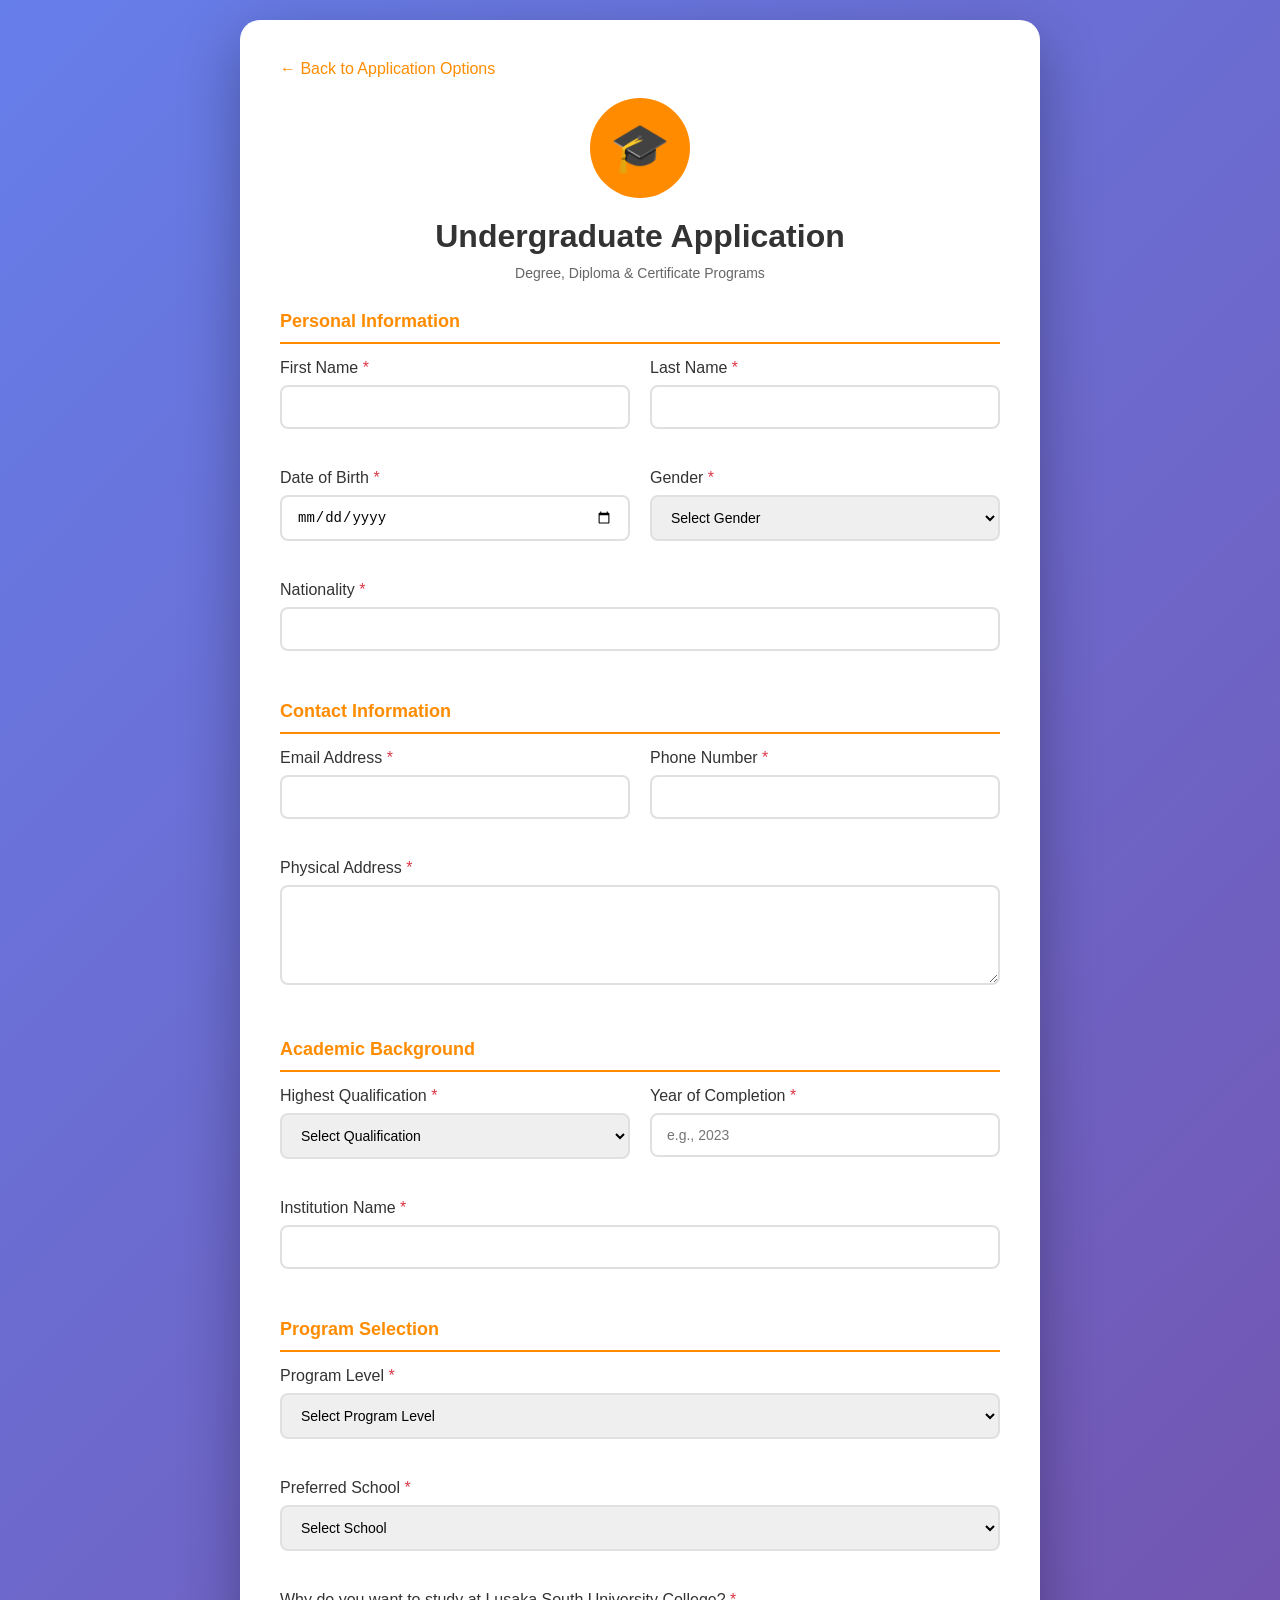
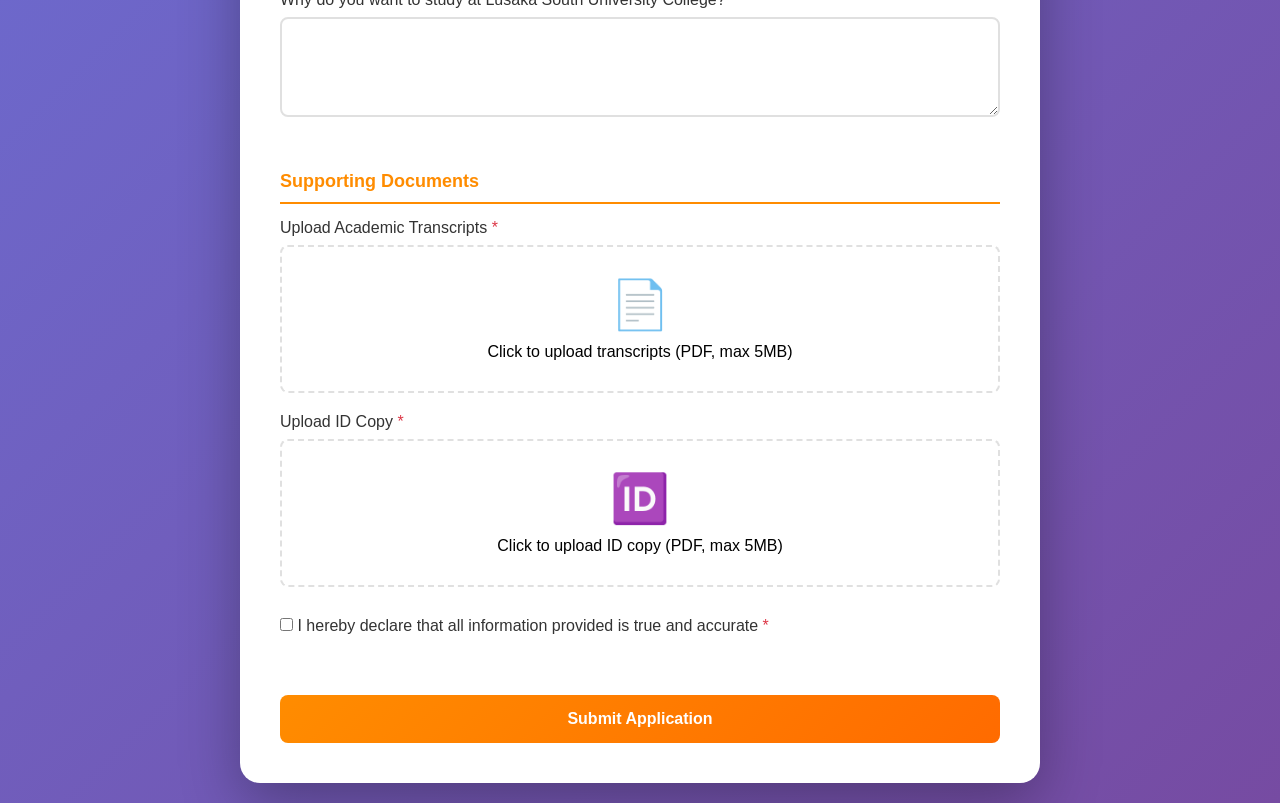
<file: undergraduate_application.html>
<!DOCTYPE html>
<html lang="en">
<head>
    <meta charset="UTF-8">
    <meta name="viewport" content="width=device-width, initial-scale=1.0">
    <title>Undergraduate Application - {{SITE_NAME}}</title>
    <link rel="icon" type="image/png" href="./img/school_logo.png">
    <link rel="shortcut icon" type="image/png" href="./img/school_logo.png">
    <style>
        * {
            margin: 0;
            padding: 0;
            box-sizing: border-box;
        }
        
        body {
            font-family: 'Segoe UI', Tahoma, Geneva, Verdana, sans-serif;
            background: linear-gradient(135deg, #667eea 0%, #764ba2 100%);
            min-height: 100vh;
            display: flex;
            align-items: center;
            justify-content: center;
            padding: 20px;
        }
        
        .application-container {
            background: white;
            border-radius: 20px;
            box-shadow: 0 20px 60px rgba(0,0,0,0.3);
            max-width: 800px;
            width: 100%;
            padding: 40px;
        }
        
        .header {
            text-align: center;
            margin-bottom: 30px;
        }
        
        .logo {
            width: 100px;
            height: 100px;
            margin: 0 auto 20px;
            background: #ff8c00;
            border-radius: 50%;
            display: flex;
            align-items: center;
            justify-content: center;
            color: white;
            font-size: 48px;
        }
        
        h1 {
            color: #333;
            margin-bottom: 10px;
        }
        
        .subtitle {
            color: #666;
            font-size: 14px;
        }
        
        .form-section {
            margin-bottom: 30px;
        }
        
        .section-title {
            color: #ff8c00;
            font-size: 18px;
            margin-bottom: 15px;
            padding-bottom: 10px;
            border-bottom: 2px solid #ff8c00;
        }
        
        .form-grid {
            display: grid;
            grid-template-columns: 1fr 1fr;
            gap: 20px;
        }
        
        .form-group {
            margin-bottom: 20px;
        }
        
        .form-group.full-width {
            grid-column: 1 / -1;
        }
        
        label {
            display: block;
            margin-bottom: 8px;
            color: #333;
            font-weight: 500;
        }
        
        input[type="text"],
        input[type="email"],
        input[type="tel"],
        input[type="date"],
        select,
        textarea {
            width: 100%;
            padding: 12px 15px;
            border: 2px solid #e0e0e0;
            border-radius: 8px;
            font-size: 14px;
            transition: all 0.3s ease;
        }
        
        input:focus,
        select:focus,
        textarea:focus {
            outline: none;
            border-color: #ff8c00;
            box-shadow: 0 0 0 3px rgba(255, 140, 0, 0.1);
        }
        
        textarea {
            resize: vertical;
            min-height: 100px;
        }
        
        .file-upload {
            border: 2px dashed #e0e0e0;
            border-radius: 8px;
            padding: 30px;
            text-align: center;
            cursor: pointer;
            transition: all 0.3s ease;
        }
        
        .file-upload:hover {
            border-color: #ff8c00;
            background: rgba(255, 140, 0, 0.05);
        }
        
        .file-upload input[type="file"] {
            display: none;
        }
        
        .upload-icon {
            font-size: 48px;
            margin-bottom: 10px;
        }
        
        .btn-submit {
            background: linear-gradient(135deg, #ff8c00 0%, #ff6b00 100%);
            color: white;
            padding: 15px 40px;
            border: none;
            border-radius: 8px;
            font-size: 16px;
            font-weight: 600;
            cursor: pointer;
            width: 100%;
            margin-top: 30px;
            transition: transform 0.3s ease, box-shadow 0.3s ease;
        }
        
        .btn-submit:hover {
            transform: translateY(-2px);
            box-shadow: 0 10px 20px rgba(255, 140, 0, 0.3);
        }
        
        .btn-submit:active {
            transform: translateY(0);
        }
        
        .success-message {
            display: none;
            background: #d4edda;
            border: 1px solid #c3e6cb;
            color: #155724;
            padding: 20px;
            border-radius: 8px;
            margin-top: 20px;
            text-align: center;
        }
        
        .error-message {
            display: none;
            background: #f8d7da;
            border: 1px solid #f5c6cb;
            color: #721c24;
            padding: 20px;
            border-radius: 8px;
            margin-top: 20px;
        }
        
        .required {
            color: #dc3545;
        }
        
        @media (max-width: 768px) {
            .form-grid {
                grid-template-columns: 1fr;
            }
            
            .application-container {
                padding: 20px;
            }
        }
        
        .back-link {
            display: inline-block;
            margin-bottom: 20px;
            color: #ff8c00;
            text-decoration: none;
            font-weight: 500;
        }
        
        .back-link:hover {
            text-decoration: underline;
        }
    </style>
</head>
<body>
    <div class="application-container">
        <a href="index.html#apply-now" class="back-link">← Back to Application Options</a>
        
        <div class="header">
            <div class="logo">🎓</div>
            <h1>Undergraduate Application</h1>
            <p class="subtitle">Degree, Diploma & Certificate Programs</p>
        </div>
        
        <form id="applicationForm" enctype="multipart/form-data">
            <!-- Personal Information -->
            <div class="form-section">
                <h3 class="section-title">Personal Information</h3>
                <div class="form-grid">
                    <div class="form-group">
                        <label>First Name <span class="required">*</span></label>
                        <input type="text" name="firstName" required>
                    </div>
                    <div class="form-group">
                        <label>Last Name <span class="required">*</span></label>
                        <input type="text" name="lastName" required>
                    </div>
                    <div class="form-group">
                        <label>Date of Birth <span class="required">*</span></label>
                        <input type="date" name="dateOfBirth" required>
                    </div>
                    <div class="form-group">
                        <label>Gender <span class="required">*</span></label>
                        <select name="gender" required>
                            <option value="">Select Gender</option>
                            <option value="Male">Male</option>
                            <option value="Female">Female</option>
                        </select>
                    </div>
                    <div class="form-group full-width">
                        <label>Nationality <span class="required">*</span></label>
                        <input type="text" name="nationality" required>
                    </div>
                </div>
            </div>
            
            <!-- Contact Information -->
            <div class="form-section">
                <h3 class="section-title">Contact Information</h3>
                <div class="form-grid">
                    <div class="form-group">
                        <label>Email Address <span class="required">*</span></label>
                        <input type="email" name="email" required>
                    </div>
                    <div class="form-group">
                        <label>Phone Number <span class="required">*</span></label>
                        <input type="tel" name="phone" required>
                    </div>
                    <div class="form-group full-width">
                        <label>Physical Address <span class="required">*</span></label>
                        <textarea name="address" rows="3" required></textarea>
                    </div>
                </div>
            </div>
            
            <!-- Academic Information -->
            <div class="form-section">
                <h3 class="section-title">Academic Background</h3>
                <div class="form-grid">
                    <div class="form-group">
                        <label>Highest Qualification <span class="required">*</span></label>
                        <select name="qualification" required>
                            <option value="">Select Qualification</option>
                            <option value="Grade 12 Certificate">Grade 12 Certificate</option>
                            <option value="Diploma">Diploma</option>
                            <option value="Bachelor's Degree">Bachelor's Degree</option>
                            <option value="Master's Degree">Master's Degree</option>
                        </select>
                    </div>
                    <div class="form-group">
                        <label>Year of Completion <span class="required">*</span></label>
                        <input type="text" name="yearCompleted" placeholder="e.g., 2023" required>
                    </div>
                    <div class="form-group full-width">
                        <label>Institution Name <span class="required">*</span></label>
                        <input type="text" name="institution" required>
                    </div>
                </div>
            </div>
            
            <!-- Program Selection -->
            <div class="form-section">
                <h3 class="section-title">Program Selection</h3>
                <div class="form-grid">
                    <div class="form-group full-width">
                        <label>Program Level <span class="required">*</span></label>
                        <select name="programLevel" required>
                            <option value="">Select Program Level</option>
                            <option value="Certificate">Certificate</option>
                            <option value="Diploma">Diploma</option>
                            <option value="Bachelor's Degree">Bachelor's Degree</option>
                        </select>
                    </div>
                    <div class="form-group full-width">
                        <label>Preferred School <span class="required">*</span></label>
                        <select name="school" required>
                            <option value="">Select School</option>
                            <option value="School of Engineering">School of Engineering</option>
                            <option value="School of Business">School of Business</option>
                            <option value="School of Health Sciences">School of Health Sciences</option>
                            <option value="School of IT">School of Information Technology</option>
                        </select>
                    </div>
                    <div class="form-group full-width">
                        <label>Why do you want to study at <span data-site-name></span>? <span class="required">*</span></label>
                        <textarea name="motivation" rows="4" required></textarea>
                    </div>
                </div>
            </div>
            
            <!-- Document Upload -->
            <div class="form-section">
                <h3 class="section-title">Supporting Documents</h3>
                <div class="form-group full-width">
                    <label>Upload Academic Transcripts <span class="required">*</span></label>
                    <div class="file-upload" onclick="document.getElementById('transcripts').click()">
                        <div class="upload-icon">📄</div>
                        <p>Click to upload transcripts (PDF, max 5MB)</p>
                        <input type="file" id="transcripts" name="transcripts" accept=".pdf" required onchange="updateFileName(this)">
                    </div>
                    <p id="transcripts-name" style="margin-top: 10px; color: #28a745; font-weight: 500;"></p>
                </div>
                
                <div class="form-group full-width">
                    <label>Upload ID Copy <span class="required">*</span></label>
                    <div class="file-upload" onclick="document.getElementById('idCopy').click()">
                        <div class="upload-icon">🆔</div>
                        <p>Click to upload ID copy (PDF, max 5MB)</p>
                        <input type="file" id="idCopy" name="idCopy" accept=".pdf" required onchange="updateFileName(this)">
                    </div>
                    <p id="idCopy-name" style="margin-top: 10px; color: #28a745; font-weight: 500;"></p>
                </div>
            </div>
            
            <!-- Declaration -->
            <div class="form-section">
                <div class="form-group full-width">
                    <label>
                        <input type="checkbox" name="declaration" required>
                        I hereby declare that all information provided is true and accurate <span class="required">*</span>
                    </label>
                </div>
            </div>
            
            <button type="submit" class="btn-submit">Submit Application</button>
            
            <div id="successMessage" class="success-message">
                <h3>✅ Application Submitted Successfully!</h3>
                <p>Thank you for applying to <span data-site-name></span>.</p>
                <p>Your application ID: <strong id="applicationId"></strong></p>
                <p>We will contact you within 2-3 business days.</p>
            </div>
            
            <div id="errorMessage" class="error-message">
                <h3>❌ Submission Error</h3>
                <p id="errorText"></p>
            </div>
        </form>
    </div>
    
    <script>
        function updateFileName(input) {
            const fileName = input.files[0]?.name;
            const displayElement = document.getElementById(input.id + '-name');
            if (fileName) {
                displayElement.textContent = '✓ Selected: ' + fileName;
            }
        }
        
        document.getElementById('applicationForm').addEventListener('submit', async function(e) {
            e.preventDefault();
            
            const formData = new FormData(this);
            const formObject = {};
            formData.forEach((value, key) => {
                formObject[key] = value;
            });
            
            // Generate application ID
            const applicationId = 'LSUC-UG-' + Date.now();
            
            // Show success message (in production, this would send to backend)
            console.log('Application submitted:', formObject);
            console.log('Application ID:', applicationId);
            
            // Hide form
            this.style.display = 'none';
            
            // Show success message
            document.getElementById('applicationId').textContent = applicationId;
            document.getElementById('successMessage').style.display = 'block';
            
            // Scroll to success message
            document.getElementById('successMessage').scrollIntoView({ behavior: 'smooth' });
            
            // In production, you would send the data to your backend here
            // For now, we'll simulate a successful submission
        });
    </script>
    <script src="./js/site-config.js"></script>
</body>
</html>
</file>
